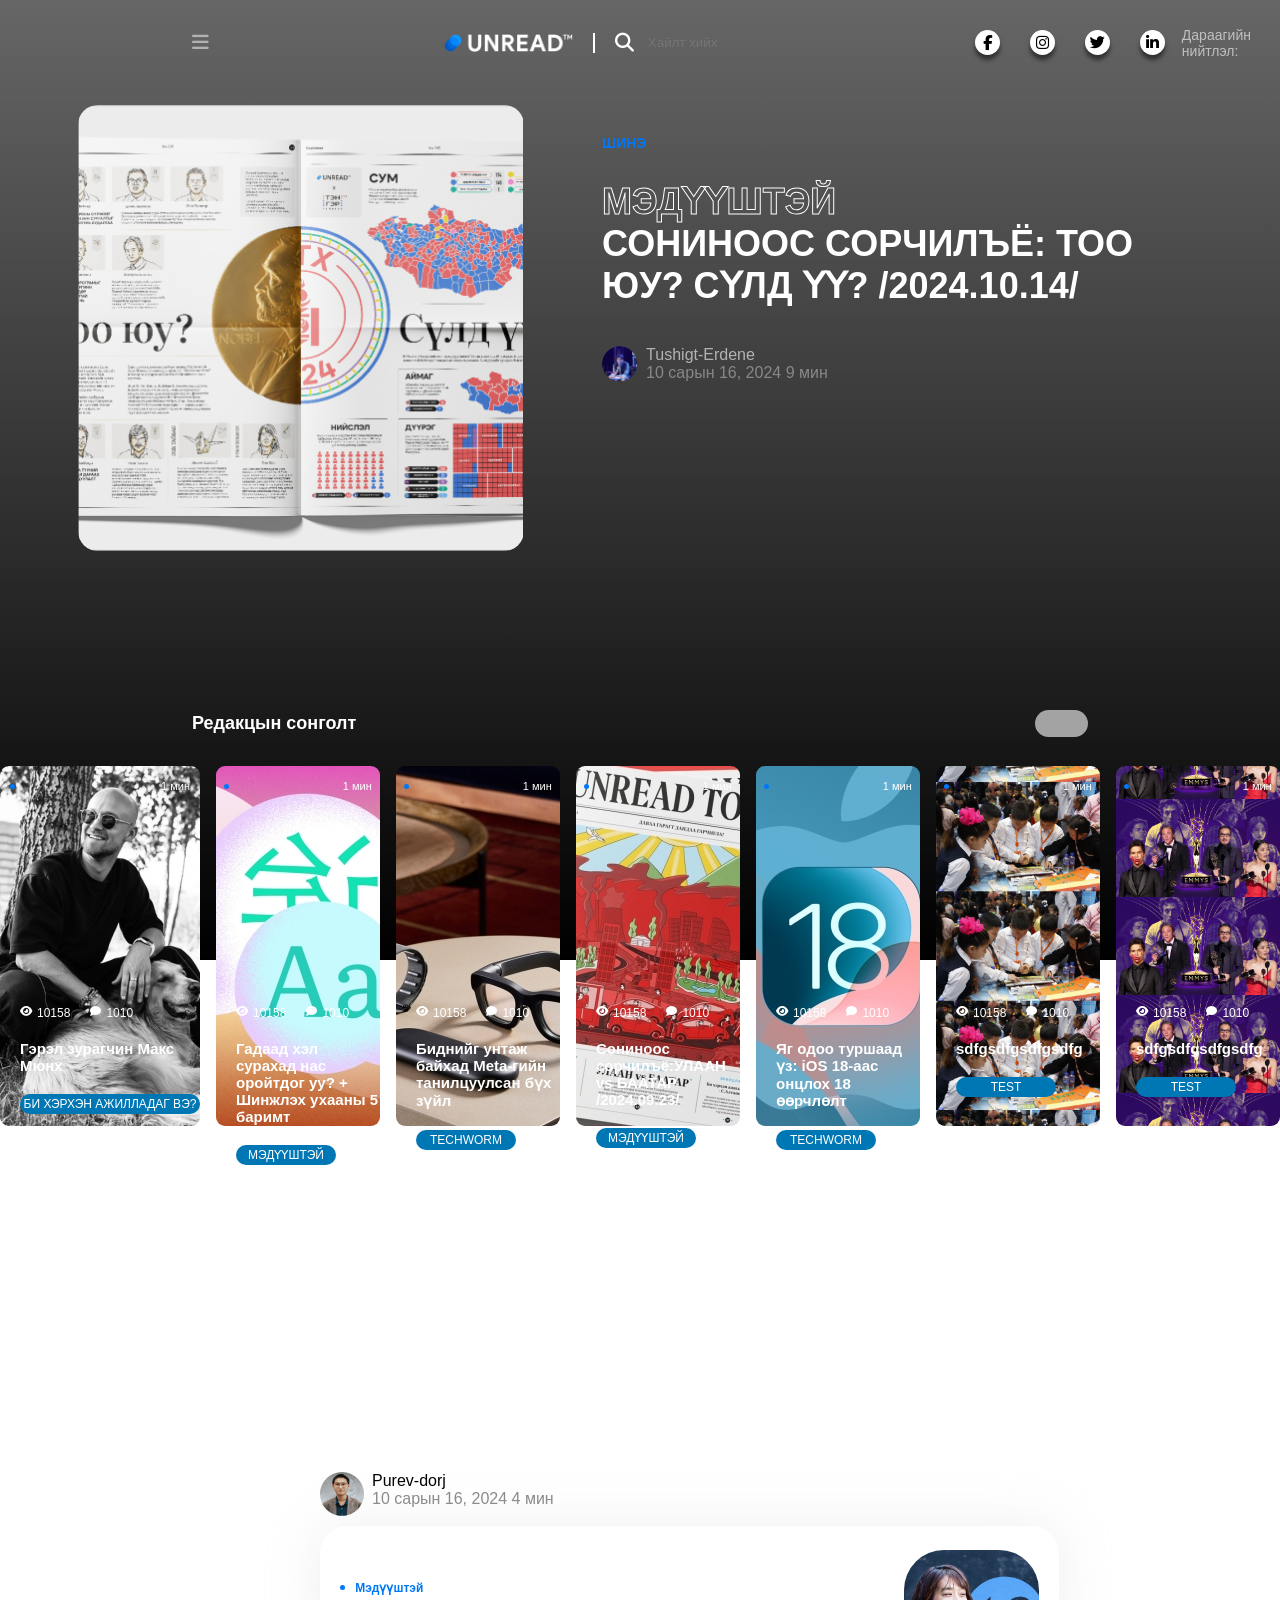
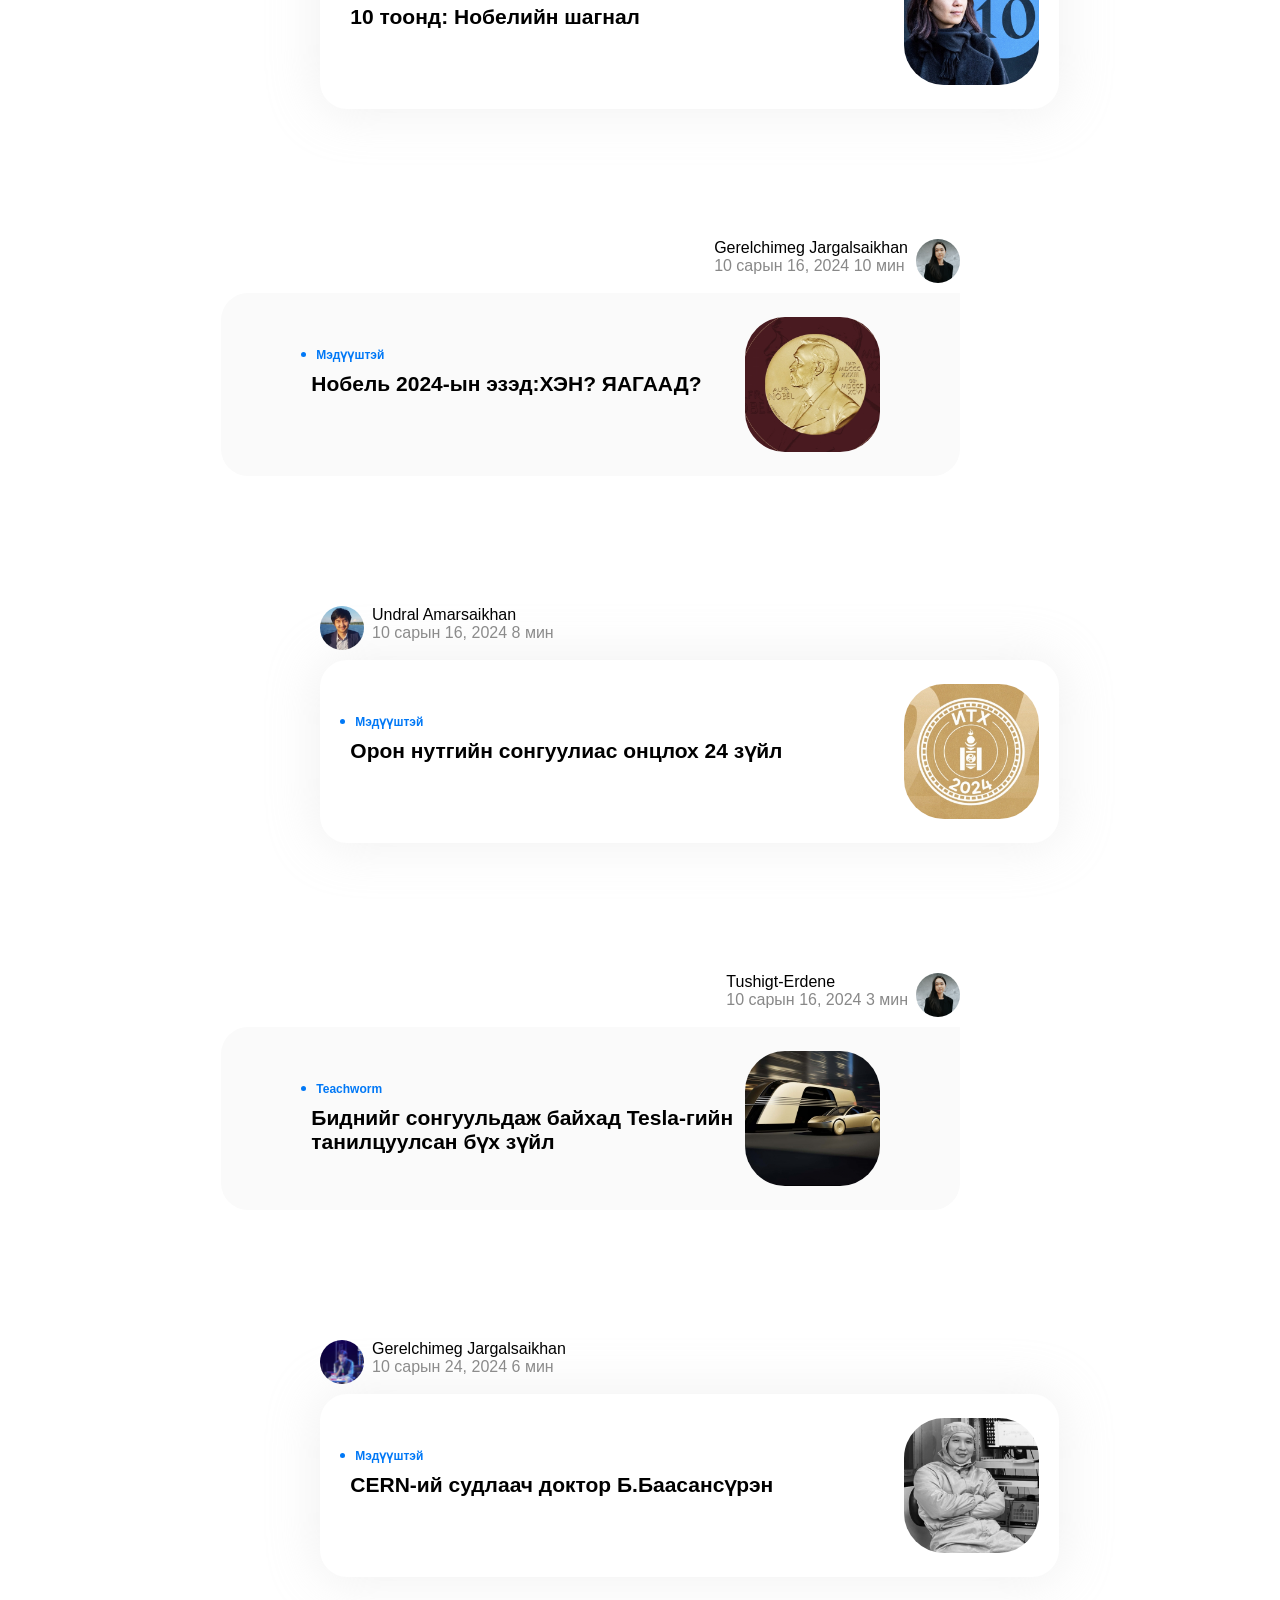
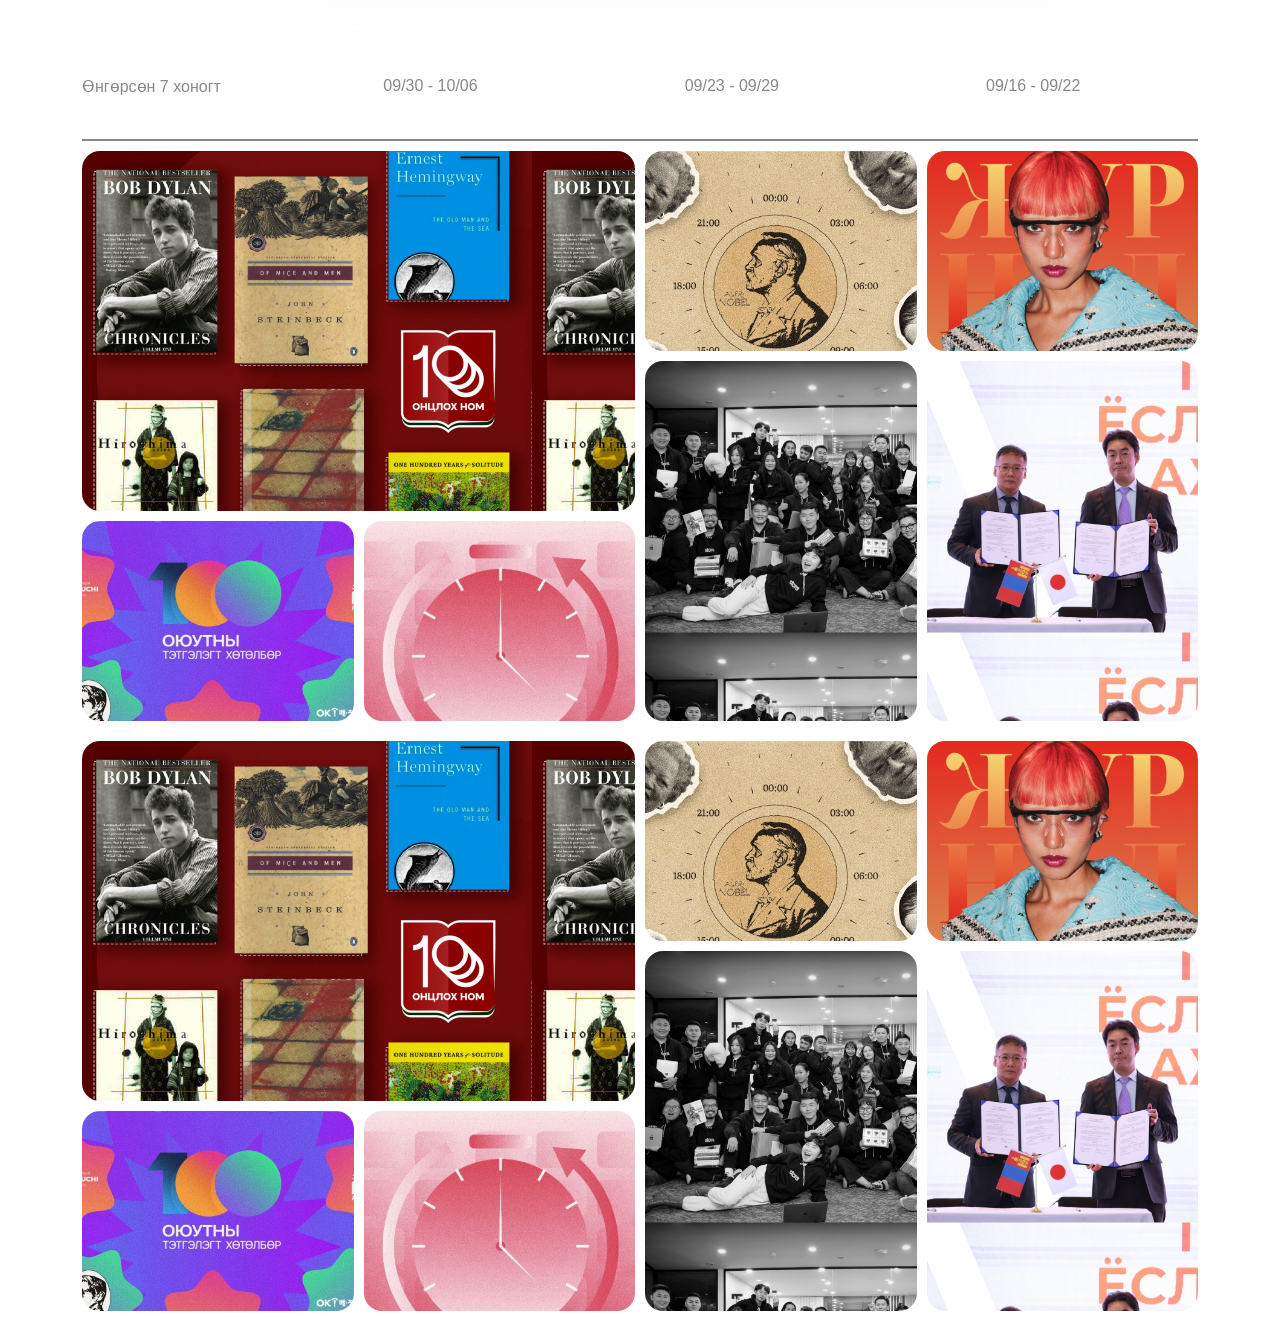
<file: index.html>
<!DOCTYPE html>
<html lang="en">
  <head>
    <meta charset="UTF-8" />
    <meta name="viewport" content="width=device-width, initial-scale=1.0" />
    <title>unread</title>
    <link rel="stylesheet" href="style.css" />
    <link
      rel="stylesheet"
      href="https://cdnjs.cloudflare.com/ajax/libs/font-awesome/6.6.0/css/all.min.css"
      integrity="sha512-Kc323vGBEqzTmouAECnVceyQqyqdsSiqLQISBL29aUW4U/M7pSPA/gEUZQqv1cwx4OnYxTxve5UMg5GT6L4JJg=="
      crossorigin="anonymous"
      referrerpolicy="no-referrer"
    />
  </head>
  <body>
    <main>
      <section class="hero">
        <header>
          <i class="fa-solid fa-bars"></i>
          <div class="HEADD">
            <div class="headr">
              <img class="zurag" src="logo2.png" />
              <div class="divider"></div>
              <div class="search">
                <i class="fa-solid fa-magnifying-glass"></i>
                <input
                  class="search-input"
                  type="search"
                  placeholder="Хайлт хийх"
                />
              </div>
            </div>
            <div class="headl">
              <p>Дараагийн нийтлэл:</p>
              <h4>TEACHWORM</h4>
              <div class="lbox">
                <p>Өнөөдөр орно</p>
                <div class="dot"></div>
              </div>
            </div>
          </div>
          <div class="icons">
            <div>
              <a href="#"><i class="fa-brands fa-facebook-f"></i></a>
            </div>
            <div>
              <a href="#"><i class="fa-brands fa-instagram"></i></a>
            </div>
            <div>
              <a href="#"><i class="fa-brands fa-twitter"></i></a>
            </div>
            <div>
              <a href="#"><i class="fa-brands fa-linkedin-in"></i></a>
            </div>
          </div>
        </header>
        <div class="hero-content">
          <div class="left"></div>
          <div class="right">
            <h5>ШИНЭ</h5>
            <h1>МЭДҮҮШТЭЙ</h1>
            <h2>Сониноос сорчилъё: тоо <br />юу? сүлд үү? /2024.10.14/</h2>
            <div class="pros">
              <div class="pro"></div>
              <div class="ners">
                <p class="ner">Tushigt-Erdene</p>
                <p class="onsar">10 сарын 16, 2024 9 мин</p>
              </div>
            </div>
          </div>
        </div>
      </section>
      <section class="javas">
        <div class="divide">
          <p>Редакцын сонголт</p>
          <div class="little"></div>
        </div>
        <div class="packcards">
          <div class="first">
            <div class="dots">
              <div class="dotm"></div>
              <p>1 мин</p>
            </div>
            <div class="views">
              <div class="lgo">
                <i class="fa-solid fa-eye"></i>
                <p>10158</p>
                <i class="fa-solid fa-comment"></i>
                <p>1010</p>
              </div>
              <div><h5>Гэрэл зурагчин Макс Мюнх</h5></div>
              <div class="blue1">Би хэрхэн ажилладаг вэ?</div>
            </div>
          </div>
          <div class="second">
            <div class="dots">
              <div class="dotm"></div>
              <p>1 мин</p>
            </div>
            <div class="views">
              <div class="lgo">
                <i class="fa-solid fa-eye"></i>
                <p>10158</p>
                <i class="fa-solid fa-comment"></i>
                <p>1010</p>
              </div>
              <div>
                <h5>
                  Гадаад хэл сурахад нас оройтдог уу? + Шинжлэх ухааны 5 баримт
                </h5>
              </div>
              <div class="blue">Мэдүүштэй</div>
            </div>
          </div>
          <div class="third">
            <div class="dots">
              <div class="dotm"></div>
              <p>1 мин</p>
            </div>
            <div class="views">
              <div class="lgo">
                <i class="fa-solid fa-eye"></i>
                <p>10158</p>
                <i class="fa-solid fa-comment"></i>
                <p>1010</p>
              </div>
              <div>
                <h5>Биднийг унтаж байхад Meta-гийн танилцуулсан бүх зүйл</h5>
              </div>
              <div class="blue">TECHWORM</div>
            </div>
          </div>
          <div class="fourth">
            <div class="dots">
              <div class="dotm"></div>
              <p>1 мин</p>
            </div>
            <div class="views">
              <div class="lgo">
                <i class="fa-solid fa-eye"></i>
                <p>10158</p>
                <i class="fa-solid fa-comment"></i>
                <p>1010</p>
              </div>
              <div><h5>Сониноос сорчилъё:УЛААН vs БААТАР /2024.09.23/</h5></div>
              <div class="blue">Мэдүүштэй</div>
            </div>
          </div>
          <div class="fifth">
            <div class="dots">
              <div class="dotm"></div>
              <p>1 мин</p>
            </div>
            <div class="views">
              <div class="lgo">
                <i class="fa-solid fa-eye"></i>
                <p>10158</p>
                <i class="fa-solid fa-comment"></i>
                <p>1010</p>
              </div>
              <div>
                <h5>Яг одоо туршаад үз: iOS 18-аас онцлох 18 өөрчлөлт</h5>
              </div>
              <div class="blue">TECHWORM</div>
            </div>
          </div>
          <div class="sixth">
            <div class="dots">
              <div class="dotm"></div>
              <p>1 мин</p>
            </div>
            <div class="views">
              <div class="lgo">
                <i class="fa-solid fa-eye"></i>
                <p>10158</p>
                <i class="fa-solid fa-comment"></i>
                <p>1010</p>
              </div>
              <div><h5>sdfgsdfgsdfgsdfg</h5></div>
              <div class="blue">test</div>
            </div>
          </div>
          <div class="seventh">
            <div class="dots">
              <div class="dotm"></div>
              <p>1 мин</p>
            </div>
            <div class="views">
              <div class="lgo">
                <i class="fa-solid fa-eye"></i>
                <p>10158</p>
                <i class="fa-solid fa-comment"></i>
                <p>1010</p>
              </div>
              <div><h5>sdfgsdfgsdfgsdfg</h5></div>
              <div class="blue">test</div>
            </div>
          </div>
        </div>
      </section>
      <section class="part3">
        <div class="wholebody">
          <div class="article">
            <div class="pros1">
              <div class="pro1"></div>
              <div class="ners">
                <p class="ner1">Purev-dorj</p>
                <p class="onsar">10 сарын 16, 2024 4 мин</p>
              </div>
            </div>
            <div class="bigcard">
              <div class="le">
                <div class="etseg">
                  <div class="tusdaa">
                    <div class="dotm"></div>
                    <p>Мэдүүштэй</p>
                  </div>
                  <h5>10 тоонд: Нобелийн шагнал</h5>
                </div>
              </div>
              <div class="ri"></div>
            </div>
          </div>
          <div class="article article-right">
            <div class="pros2">
              <div class="pro3"></div>
              <div class="ners">
                <p class="ner2">Gerelchimeg Jargalsaikhan</p>
                <p class="onsar">10 сарын 16, 2024 10 мин</p>
              </div>
            </div>
            <div class="bigcard2">
              <div class="le">
                <div class="etseg">
                  <div class="tusdaa">
                    <div class="dotm"></div>
                    <p>Мэдүүштэй</p>
                  </div>
                  <h5>Нобель 2024-ын эзэд:ХЭН? ЯАГААД?</h5>
                </div>
              </div>
              <div class="ri1"></div>
            </div>
          </div>
          <div class="article">
            <div class="pros1">
              <div class="pro2"></div>
              <div class="ners">
                <p class="ner1">Undral Amarsaikhan</p>
                <p class="onsar">10 сарын 16, 2024 8 мин</p>
              </div>
            </div>
            <div class="bigcard">
              <div class="le">
                <div class="etseg">
                  <div class="tusdaa">
                    <div class="dotm"></div>
                    <p>Мэдүүштэй</p>
                  </div>
                  <h5>Орон нутгийн сонгуулиас онцлох 24 зүйл</h5>
                </div>
              </div>
              <div class="ri2"></div>
            </div>
          </div>
          <div class="article article-right">
            <div class="pros2">
              <div class="pro5"></div>
              <div class="ners">
                <p class="ner2">Tushigt-Erdene</p>
                <p class="onsar">10 сарын 16, 2024 3 мин</p>
              </div>
            </div>
            <div class="bigcard2">
              <div class="le">
                <div class="etseg">
                  <div class="tusdaa">
                    <div class="dotm"></div>
                    <p>Teachworm</p>
                  </div>
                  <h5>
                    Биднийг сонгуульдаж байхад Tesla-гийн танилцуулсан бүх зүйл
                  </h5>
                </div>
              </div>

              <div class="ri3"></div>
            </div>
          </div>
          <div class="article">
            <div class="pros1">
              <div class="pro4"></div>
              <div class="ners">
                <p class="ner1">Gerelchimeg Jargalsaikhan</p>
                <p class="onsar">10 сарын 24, 2024 6 мин</p>
              </div>
            </div>
            <div class="bigcard">
              <div class="le">
                <div class="etseg">
                  <div class="tusdaa">
                    <div class="dotm"></div>
                    <p>Мэдүүштэй</p>
                  </div>
                  <h5>CERN-ий судлаач доктор Б.Баасансүрэн</h5>
                </div>
              </div>
              <div class="ri4"></div>
            </div>
          </div>
        </div>
      </section>
      <section>
        <div>
          <div style="margin-left: auto; margin-right: auto">
            <div class="new-weeks">
              <div class="new-week">
                <div class="new-week inside">Өнгөрсөн 7 хоногт</div>
              </div>
              <div class="new-week">
                <div class="new-week inside">09/30 - 10/06</div>
              </div>
              <div class="new-week">
                <div class="new-week inside">09/23 - 09/29</div>
              </div>
              <div class="new-week">
                <div class="new-week inside">09/16 - 09/22</div>
              </div>
            </div>
            <div class="line"></div>
          </div>
        </div>

        <div>
          <div class="grid-container">
            <div class="item1"></div>
            <div class="item2"></div>
            <div class="item3"></div>
            <div class="item4"></div>
            <div class="item5"></div>
            <div class="item6"></div>
            <div class="item7"></div>
          </div>
          <div class="grid-container">
            <div class="item1"></div>
            <div class="item2"></div>
            <div class="item3"></div>
            <div class="item4"></div>
            <div class="item5"></div>
            <div class="item6"></div>
            <div class="item7"></div>
          </div>
        </div>
      </section>
      <section>
        <div class=""></div>
      </section>
    </main>
  </body>
</html>
</file>
<file: style.css>
* {
  margin: 0;
  padding: 0;
  font-family: "SF display", sans-serif;
}
header {
  width: 85vw;
  height: 85px;
  margin-bottom: 20px;
  margin-left: auto;
  margin-right: 0;
  display: flex;
  align-items: center;
}
.zurag {
  height: 18px;
}
.divider {
  height: 18px;
  width: 0px;
  border: 0.5px solid #ffffff;
  background-position: end;
}
.hero {
  background: linear-gradient(rgb(0, 0, 0, 0.6), rgb(0, 0, 0)),
    url("https://unread.today/files/007afc64-288a-4208-b9d7-3eda84011c1d/1451f11e03da76480966b636a622119a.jpg");
  background-size: 100%;
  height: 960px;
  margin-bottom: 121px;
}
.hero-content {
  width: 1200px;
  margin-left: auto;
  margin-right: auto;
  display: flex;
  justify-content: space-between;
  gap: 40px;
  justify-content: space-evenly;
}
.hero-content div {
  width: 50%;
}
.left {
  background-image: url("sonin.png");
  height: 446.4px;
  max-width: 446.4px;
  border-radius: 20px;
  background-size: 100%;
  background-position: center;
  transition: all 2s ease;
  cursor: pointer;
}
.left:hover {
  background-size: 170%;
}
.hero-content h1 {
  -webkit-text-stroke: 1px white;
  color: transparent;
}
.hero-content h2 {
  text-transform: uppercase;
  color: #ffffff;
  height: 43px;
}
header i {
  font-size: 19px;
}
i {
  font-size: 19px;
}
.HEADD {
  display: flex;
  align-items: center;
  gap: 365px;
}
.headr {
  display: flex;
  justify-content: center;
  align-items: center;
  gap: 20px;
  color: #ffffff;
  margin-left: 135px;
}
.headl {
  display: flex;
  align-items: center;
  gap: 10px;
}
.headl p {
  color: rgb(255, 255, 255, 0.6);
  font-size: 14px;
}
.headl h4 {
  color: #ffffff;
  font-size: 14px;
}
.headr h2 {
  font-weight: 400;
}
.headr p {
  color: gray;
  font-size: 12px;
}
.search {
  width: max-content;
  display: flex;
  align-items: center;
}
.search-input {
  outline: none;
  border: none;
  color: #ffffff;
  background: transparent;
  margin-left: 14px;
}
.lbox {
  height: 40px;
  width: 142px;
  background-color: rgba(255, 255, 255, 0.5);
  border-radius: 30px;
  display: flex;
  justify-content: center;
  align-items: center;
  gap: 10px;
}
.lbox p {
  font-size: 13px;
}
.dot {
  background-color: #0078f6;
  border-radius: 50%;
  height: 5px;
  width: 5px;
  animation: blink 2s linear infinite;
}
@keyframes blink {
  25% {
    opacity: 0.5;
  }
  50% {
    opacity: 0;
  }
  75% {
    opacity: 0.5;
  }
}
.icons div {
  margin: 0 15px;
}
.hero-content div h5 {
  color: #0078f6;
  font-size: 14px;
  margin-top: 30px;
  margin-bottom: 30px;
}
.hero-content div h5 {
  animation: blink 2s linear infinite;
}

.fa-bars {
  color: rgba(255, 255, 255, 0.5);
  margin-right: 100px;
}
.icons i {
  font-size: 15px;
  color: #000;
  transition: 0.6s;
}
.icons i:hover {
  color: #fff;
}
.icons a {
  position: relative;
  display: flex;
  width: 25px;
  height: 25px;
  border-radius: 50px;
  background-color: #fff;
  align-items: center;
  justify-content: center;
  box-shadow: 0 5px 4px rgba(0, 0, 0, 0.5);
  text-decoration: none;
}
.icons {
  display: flex;
  position: absolute;
  top: 30px;
  right: 100px;
  margin: 0;
  padding: 0;
}
.icons div:nth-child(1) a:hover {
  background-color: #3b5999;
}
.icons div:nth-child(2) a:hover {
  background-color: #e4405f;
}
.icons div:nth-child(3) a:hover {
  background-color: #55acee;
}
.icons div:nth-child(4) a:hover {
  background-color: #0077b5;
}
.right h1 {
  font-size: 36px;
}
.right h2 {
  font-size: 36px;
}
.pro {
  height: 36px;
  max-width: 36px;
  border-radius: 50px;
  background-image: url("duguizurag.png");
  background-size: 100%;
}
.pros {
  display: flex;
  align-items: center;
  margin-top: 80px;
  min-width: 500px;
  gap: 8px;
}
.ner {
  color: rgb(255, 255, 255, 0.6);
}
.onsar {
  color: #ffffff;
}
.divide {
  height: 85px;
  margin-top: -400px;
  display: flex;
  width: 70vw;
  margin-left: auto;
  margin-right: auto;
  align-items: center;
  justify-content: space-between;
}
.divide p {
  color: #ffffff;
  font-size: 18px;
  font-weight: bold;
}
.little {
  width: 52.6px;
  height: 27px;
  border-radius: 25px;
  background-color: rgb(255, 255, 255, 0.6);
}
.first {
  width: 244px;
  height: 360px;
  background-image: url("zaluu.png");
  border-radius: 9px;
  background-position: center;
}

.second {
  width: 244px;
  min-height: 360px;
  background-image: url("Aahoyrhun.png");
  background-position: center;
  border-radius: 9px;
}
.third {
  width: 244px;
  height: 360px;
  background-image: url(shil.jpeg);
  background-position: center;
  border-radius: 9px;
}
.fourth {
  width: 244px;
  height: 360px;
  background-image: url(sonin2.jpeg);
  background-position: center;
  border-radius: 9px;
}
.fifth {
  width: 244px;
  height: 360px;
  background-image: url(18.jpeg);
  background-position: center;
  border-radius: 9px;
}

.sixth {
  width: 244px;
  height: 360px;
  background-image: url(huuhed.jpg);
  background-position: center;
  border-radius: 9px;
  background-size: 100%;
}

.seventh {
  width: 244px;
  height: 360px;
  background-image: url(humuuus.jpg);
  background-position: center;
  border-radius: 9px;
  background-size: 100%;
}

.dots {
  box-sizing: border-box;
  width: 90%;
  height: 40px;
  margin-left: auto;
  margin-right: auto;
  display: flex;
  align-items: center;
  justify-content: space-between;
}
.dotm {
  background-color: #0078f6;
  border-radius: 50%;
  height: 5px;
  width: 5px;
}
.dots p {
  color: #ffffff;
  font-size: 11px;
}
.views {
  display: flex;
  flex-direction: column;
  margin-top: 200px;
  height: 100px;
  gap: 20px;
}
.views i {
  font-size: 11px;
  color: #ffffff;
  margin-left: 20px;
}
.views p {
  font-size: 12px;
  color: #ffffff;
  margin-left: 5px;
}
.views h5 {
  color: #ffffff;
  margin-left: 20px;
  font-size: 15px;
}
.lgo {
  display: flex;
}
.blue {
  color: #ffffff;
  background-color: #0077b5;
  width: 100px;
  border-radius: 15px;
  display: flex;
  justify-content: center;
  align-items: center;
  margin-left: 20px;
  font-size: 12px;
  padding: 3px 0px;
  text-transform: uppercase;
}

.blue1 {
  color: #ffffff;
  background-color: #0077b5;
  width: 180px;
  border-radius: 15px;
  display: flex;
  justify-content: center;
  align-items: center;
  margin-left: 20px;
  font-size: 12px;
  padding: 3px 0px;
  text-transform: uppercase;
}

.packcards {
  display: flex;
  max-width: 1900px;
  margin-left: auto;
  margin-right: auto;
  gap: 16px;
}
.part3 {
  width: 100vw;
  background-color: #ffffff;
  display: flex;
  margin-top: 116px;
  flex-direction: column;
}
.wholebody {
  width: 70%;
  margin-right: auto;
  margin-left: auto;
}
.bigcard {
  width: 739px;
  height: 183px;
  margin-top: 10px;
  background-color: #ffffff;
  border-radius: 27px 0 27px 27px;
  display: flex;
  justify-content: center;
  align-items: center;
}

.pro1 {
  height: 44px;
  width: 44px;
  border-radius: 50px;
  background-image: url(purevdorj.jpeg);
  background-size: 100%;
  background-repeat: no-repeat;
}
.pro2 {
  height: 44px;
  width: 44px;
  border-radius: 50px;
  background-image: url(undral.jpeg);
  background-size: 100%;
  background-repeat: no-repeat;
}
.pro3 {
  height: 44px;
  width: 44px;
  border-radius: 50px;
  background-image: url(gerlee.jpeg);
  background-size: 100%;
  background-repeat: no-repeat;
}
.pro4 {
  height: 44px;
  width: 44px;
  border-radius: 50px;
  background-image: url(tushig.jpeg);
  background-size: 100%;
  background-repeat: no-repeat;
}
.pro5 {
  height: 44px;
  width: 44px;
  border-radius: 50px;
  background-image: url(gerlee.jpeg);
  background-size: 100%;
  background-repeat: no-repeat;
}
.article {
  width: 739px;
  display: flex;
  flex-direction: column;
  align-items: flex-start;
  margin-top: 30px;
  margin-bottom: 100px;
}
.pros1 {
  display: flex;
  min-width: 500px;
  gap: 8px;
  transition: all 0.5s ease;
}
.pros2 {
  display: flex;
  min-width: 500px;
  gap: 8px;
  flex-direction: row-reverse;
  transition: all 0.5s ease;
}
.ners .ner1 p {
  color: #000000;
}
.ners .onsar {
  color: #888888;
}
.bigcard {
  width: 739px;
  height: 183px;
  margin-top: 10px;
  background-color: #ffffff;
  border-top-right-radius: 27px;
  border-bottom-left-radius: 27px;
  border-bottom-right-radius: 27px;
  display: flex;
  justify-content: center;
  align-items: center;
  gap: 120px;
  transition: all 0.5s ease;
  box-shadow: 0px 0px 50px 4px rgba(209, 209, 209, 0.3);
}
.bigcard-right {
  border-top-right-radius: 27px;
  border-bottom-left-radius: 27px;
  border-bottom-right-radius: 27px;
}
.article {
  width: 739px;
  display: flex;
  flex-direction: column;
  align-items: flex-start;
  margin-top: 30px;
  margin-bottom: 100px;
}
.article-right {
  align-self: flex-end;
  align-items: flex-end;
  margin-bottom: 100px;
}
.article:hover .bigcard {
  box-shadow: 0 4px 8px 0 rgba(0, 0, 0, 0.2), 0 6px 20px 0 rgba(0, 0, 0, 0.19);
  transform: translate(0, -10px);
}
.article-right:hover .bigcard2 {
  box-shadow: 0 4px 8px 0 rgba(0, 0, 0, 0.2), 0 6px 20px 0 rgba(0, 0, 0, 0.19);
  transform: translate(0, -10px);
}
.article:hover .pros1 {
  transform: translate(0, -10px);
}
.article-right:hover .pros2 {
  transform: translate(0, -10px);
}
.article-right {
  align-self: flex-end;
  align-items: flex-end;
}
.bigcard2 {
  width: 739px;
  height: 183px;
  margin-top: 10px;
  background-color: #fafafa;
  border-radius: 27px 0 27px 27px;
  display: flex;
  justify-content: center;
  align-items: center;
}
.wholebody {
  width: 50vw;
  margin-left: auto;
  margin-right: auto;
  margin-top: 200px;
  display: flex;
  flex-direction: column;
  align-items: flex-start;
}
.le {
  display: flex;
  width: 60%;
  height: 40%;
  flex-direction: column;
}
.etseg {
  display: flex;
  flex-direction: column;
  gap: 10px;
}
.tusdaa {
  display: flex;
  gap: 10px;
  align-items: center;
}
.etseg p {
  color: #0078f6;
  font-size: 12px;
  font-weight: 700;
}
.etseg h5 {
  font-size: 21px;
  color: #000000;
  margin-left: 10px;
}
.ri {
  background-image: url(huhen.jpeg);
  width: 135px;
  height: 135px;
  background-size: 100%;
  border-radius: 40px;
}
.ri1 {
  background-image: url(nobil.jpeg);
  width: 135px;
  height: 135px;
  background-size: 100%;
  border-radius: 40px;
}
.ri2 {
  background-image: url(nth.jpeg);
  width: 135px;
  height: 135px;
  background-size: 100%;
  border-radius: 40px;
}
.ri3 {
  background-image: url(mashin.jpeg);
  width: 135px;
  height: 135px;
  background-size: 100%;
  border-radius: 40px;
}
.ri4 {
  background-image: url(hun.png);
  width: 135px;
  height: 135px;
  background-size: 100%;
  border-radius: 40px;
}
.new-weeks {
  display: flex;
  justify-content: space-between;
  max-width: 1116px;
  margin-left: auto;
  margin-right: auto;
}
.new-week {
  color: rgba(136, 136, 136, 1);
  display: flex;
  height: 62px;
  width: 212px;
}
.new-week-inside {
  margin-left: auto;
  margin-right: auto;
  background-color: rgba(136, 136, 136, 1);
  background-size: 14px;
}
.new-week-inside:hover {
  color: blue;
}
.line {
  width: 1116px;
  height: 2px;
  margin-left: auto;
  margin-right: auto;
  background-color: rgba(136, 136, 136, 1);
}
.grid-container {
  display: grid;
  grid-template-columns: auto auto auto auto;
  grid-template-rows: 200px 150px 200px;
  gap: 10px;
  padding: 10px;
  max-width: 1116px;
  margin-right: auto;
  margin-left: auto;
}
.grid-container > div {
  background-color: rgba(255, 255, 255, 0.8);
  padding: 20px 0;
  font-size: 30px;
}
.item1 {
  grid-column-start: 1;
  grid-column-end: 3;
  grid-row-start: 1;
  grid-row-end: 3;
  background-image: url(olonzurag.png);
  border-radius: 18px;
}
.item2 {
  background-image: url(nobel.jpeg);
  border-radius: 18px;
  background-size: 100%;
}
.item3 {
  background-image: url(zagvarzohiogch.jpeg);
  border-radius: 18px;
  background-size: 100%;
}
.item4 {
  background-image: url(100oyutan.jpeg);
  border-radius: 18px;
  background-size: 100%;
}
.item5 {
  grid-column-start: 3;
  grid-column-end: 4;
  grid-row-start: 2;
  grid-row-end: 4;
  background-image: url(zaluus.jpeg);
  border-radius: 18px;
  background-size: 100%;
}
.item6 {
  grid-column-start: 4;
  grid-column-end: 5;
  grid-row-start: 2;
  grid-row-end: 4;
  background-image: url(yponmongol.jpeg);
  border-radius: 18px;
  background-size: 100%;
}
.item7 {
  background-image: url(tsag.jpeg);
  border-radius: 18px;
  background-size: 100%;
}
.item8 {
  grid-column-start: 1;
  grid-column-end: 3;
  grid-row-start: 1;
  grid-row-end: 3;
  background-image: url(olonzurag.png);
  border-radius: 18px;
}
.item9 {
  background-image: url(nobel.jpeg);
  border-radius: 18px;
  background-size: 100%;
}
.item10 {
  background-image: url(zagvarzohiogch.jpeg);
  border-radius: 18px;
  background-size: 100%;
}
.item11 {
  background-image: url(100oyutan.jpeg);
  border-radius: 18px;
  background-size: 100%;
}
.item12 {
  grid-column-start: 3;
  grid-column-end: 4;
  grid-row-start: 2;
  grid-row-end: 4;
  background-image: url(zaluus.jpeg);
  border-radius: 18px;
  background-size: 100%;
}
.item13 {
  grid-column-start: 4;
  grid-column-end: 5;
  grid-row-start: 2;
  grid-row-end: 4;
  background-image: url(yponmongol.jpeg);
  border-radius: 18px;
  background-size: 100%;
}
.item14 {
  background-image: url(tsag.jpeg);
  border-radius: 18px;
  background-size: 100%;
}
.item1:hover {
  box-shadow: 0 4px 8px 0 rgba(0, 0, 0, 0.2), 0 6px 20px 0 rgba(0, 0, 0, 0.19);
  transform: translate(0, -10px);
}
.item2:hover {
  box-shadow: 0 4px 8px 0 rgba(0, 0, 0, 0.2), 0 6px 20px 0 rgba(0, 0, 0, 0.19);
  transform: translate(0, -10px);
}
.item3:hover {
  box-shadow: 0 4px 8px 0 rgba(0, 0, 0, 0.2), 0 6px 20px 0 rgba(0, 0, 0, 0.19);
  transform: translate(0, -10px);
}
.item4:hover {
  box-shadow: 0 4px 8px 0 rgba(0, 0, 0, 0.2), 0 6px 20px 0 rgba(0, 0, 0, 0.19);
  transform: translate(0, -10px);
}
.item5:hover {
  box-shadow: 0 4px 8px 0 rgba(0, 0, 0, 0.2), 0 6px 20px 0 rgba(0, 0, 0, 0.19);
  transform: translate(0, -10px);
}
.item6:hover {
  box-shadow: 0 4px 8px 0 rgba(0, 0, 0, 0.2), 0 6px 20px 0 rgba(0, 0, 0, 0.19);
  transform: translate(0, -10px);
}
.item7:hover {
  box-shadow: 0 4px 8px 0 rgba(0, 0, 0, 0.2), 0 6px 20px 0 rgba(0, 0, 0, 0.19);
  transform: translate(0, -10px);
}
</file>
